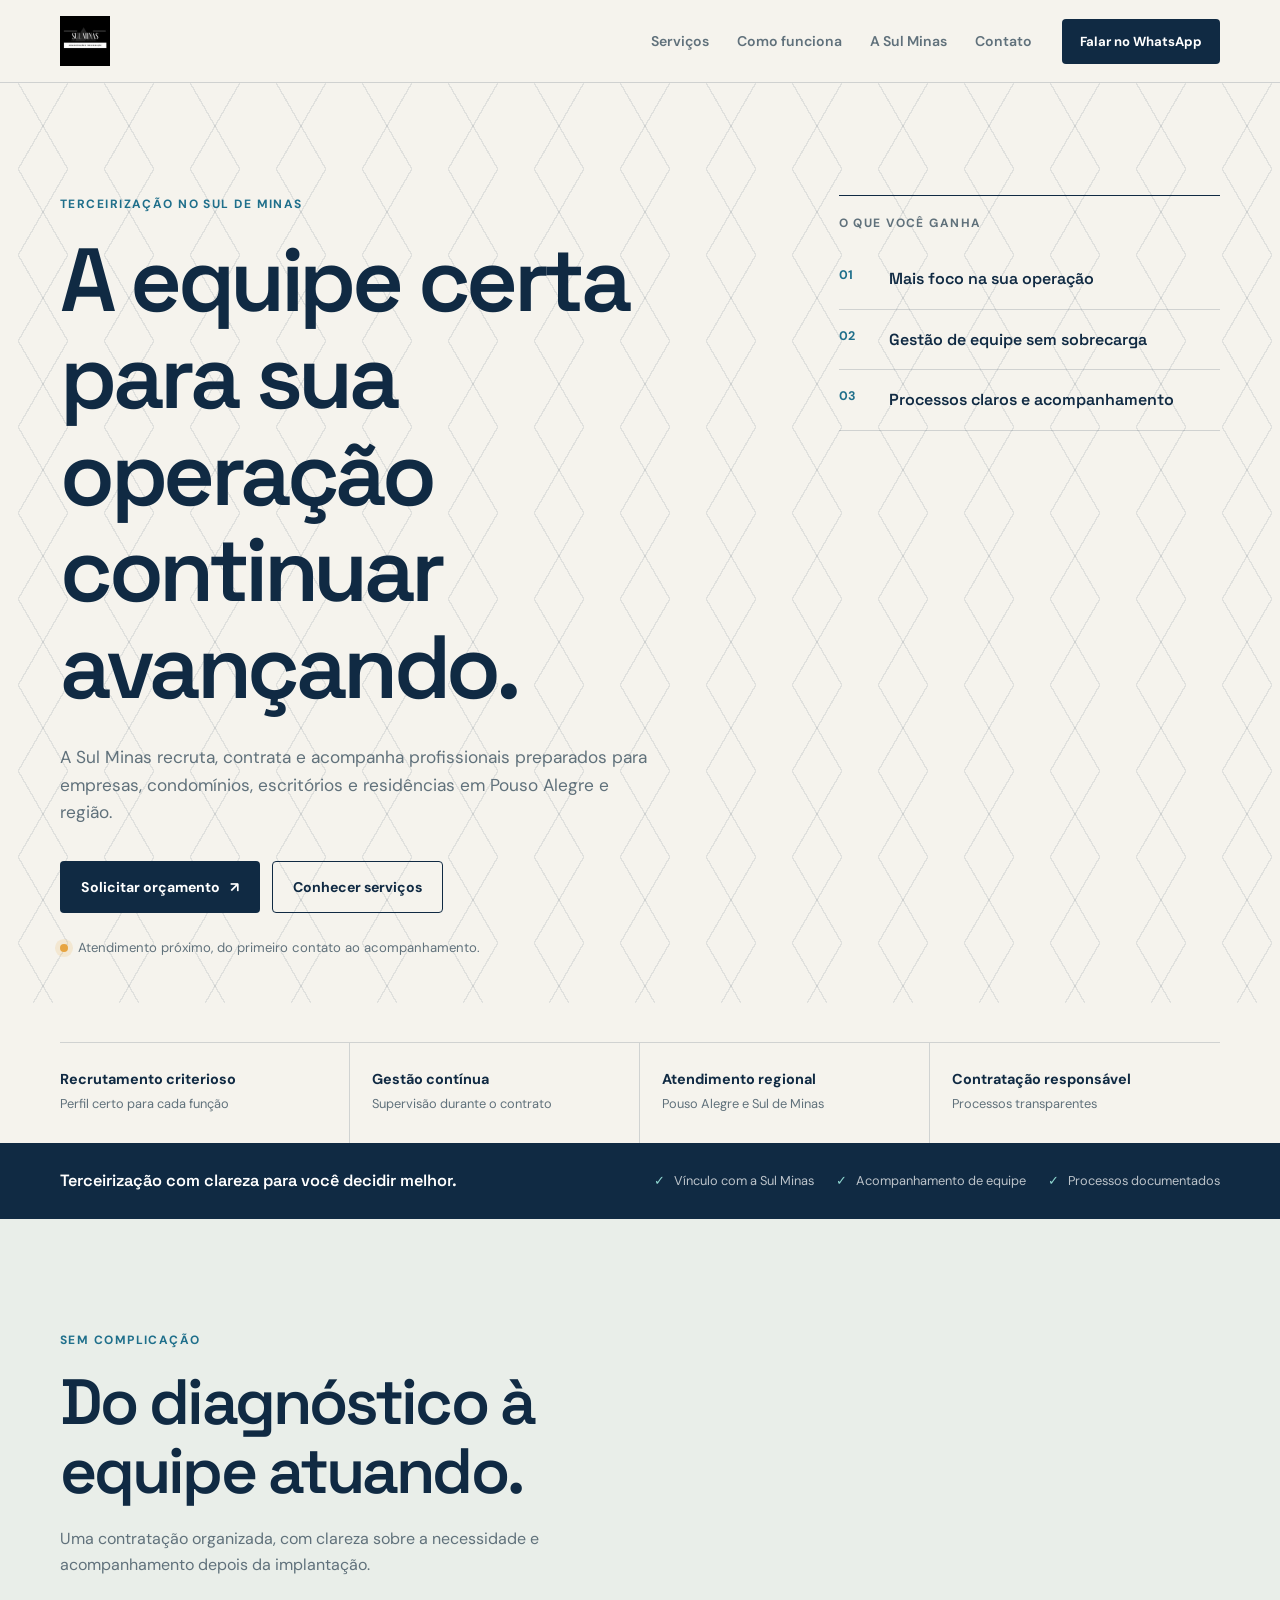
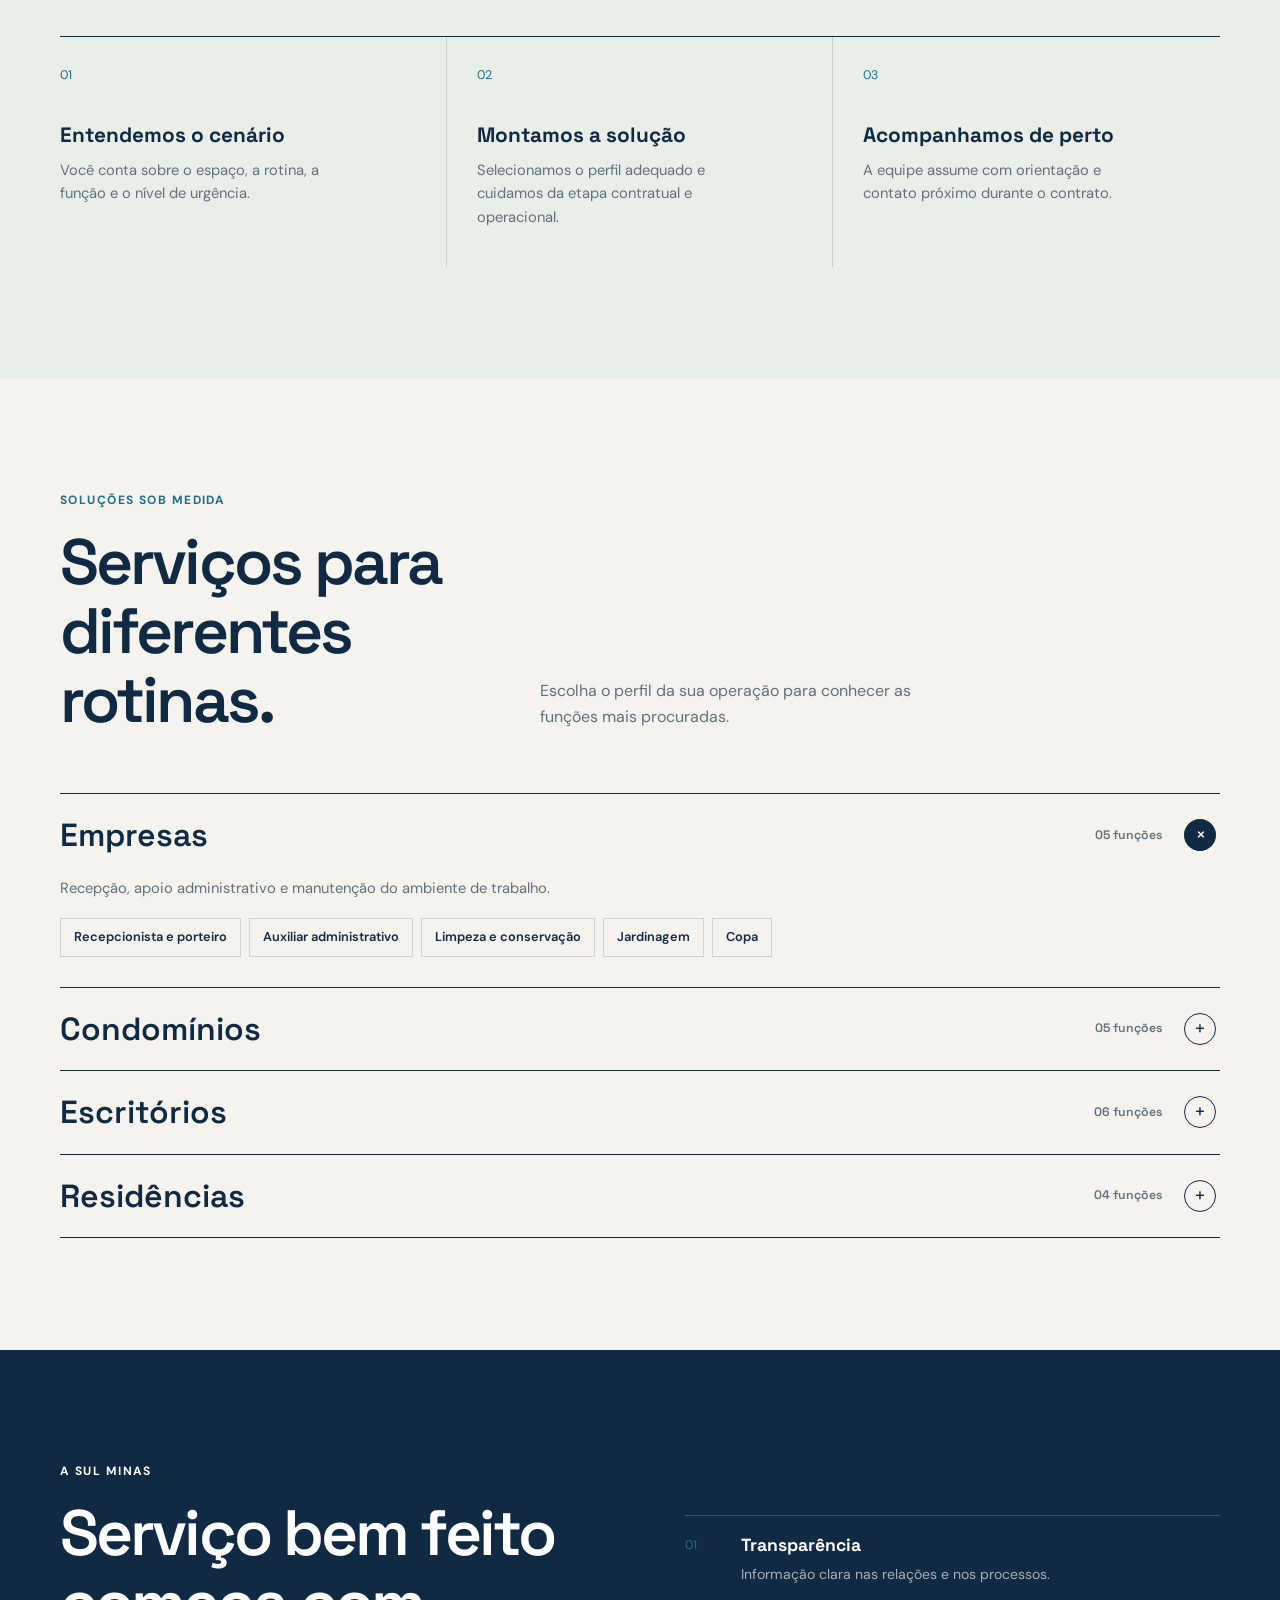
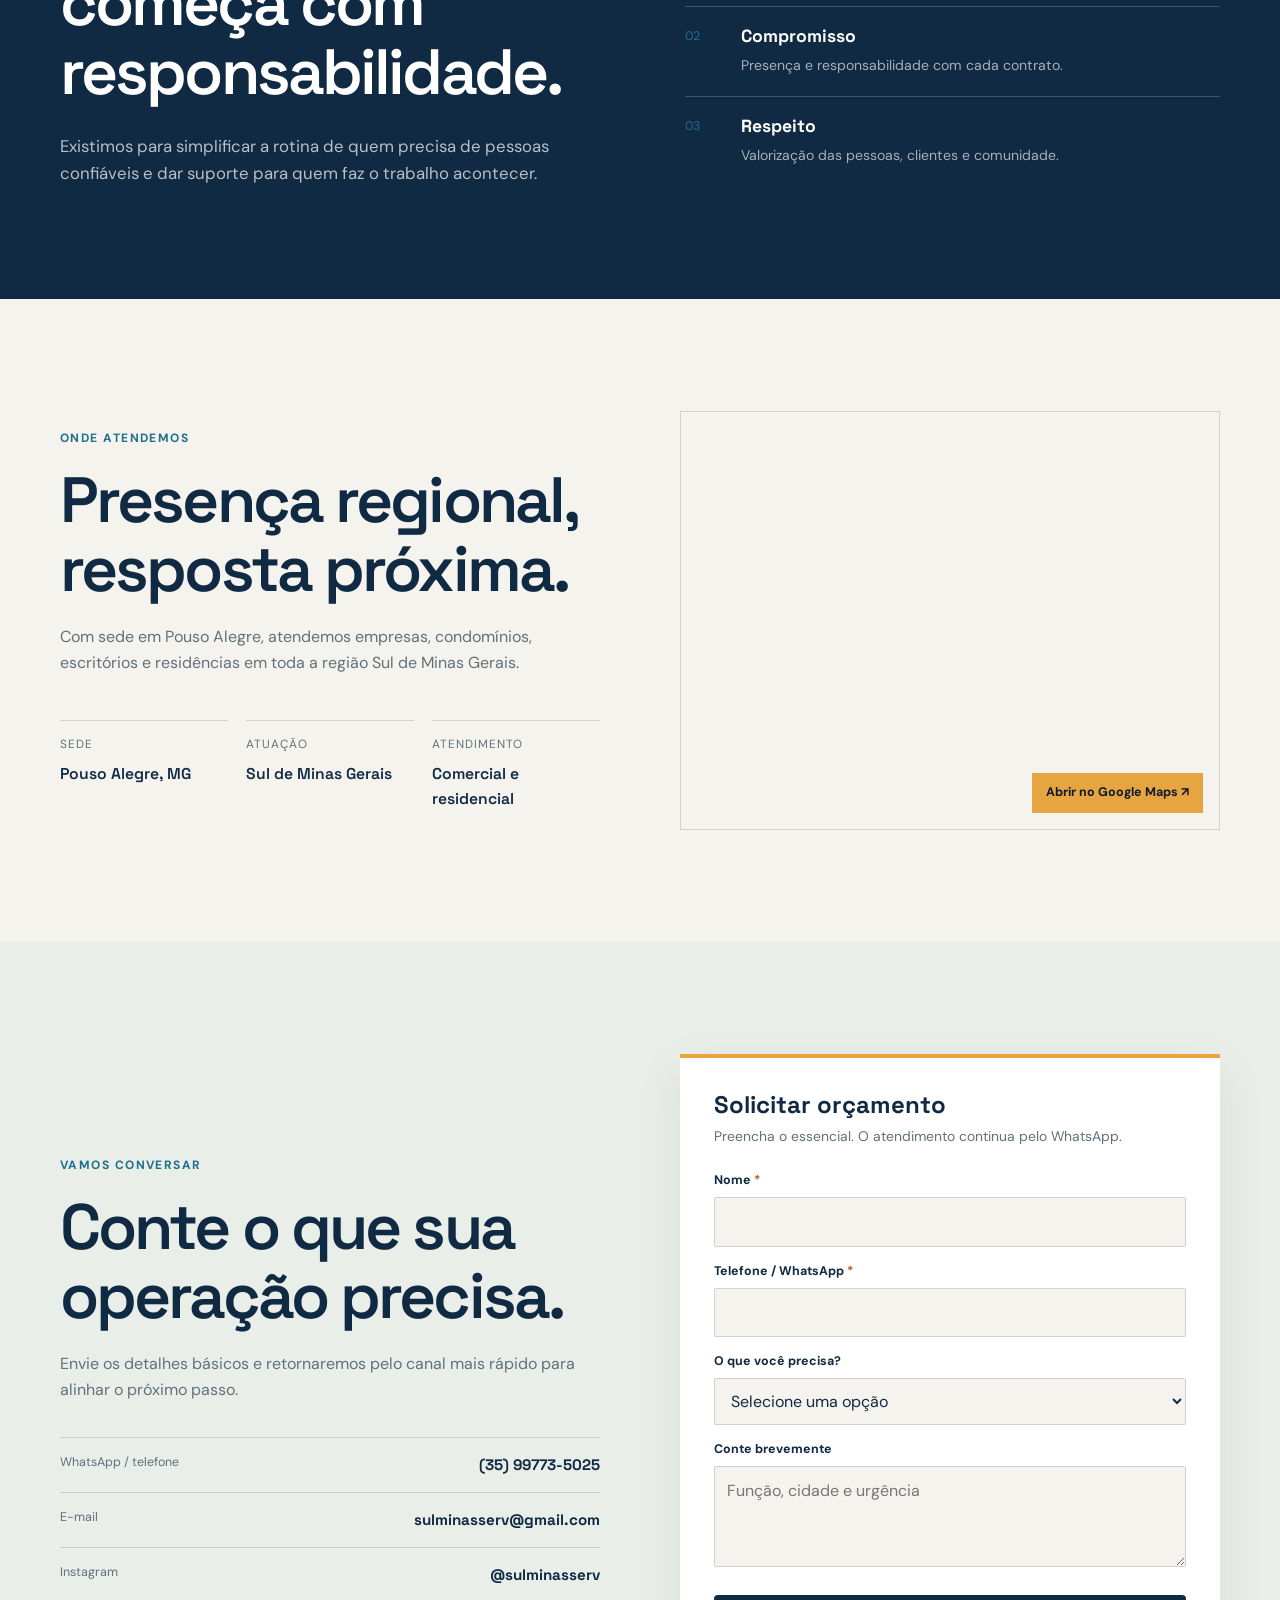
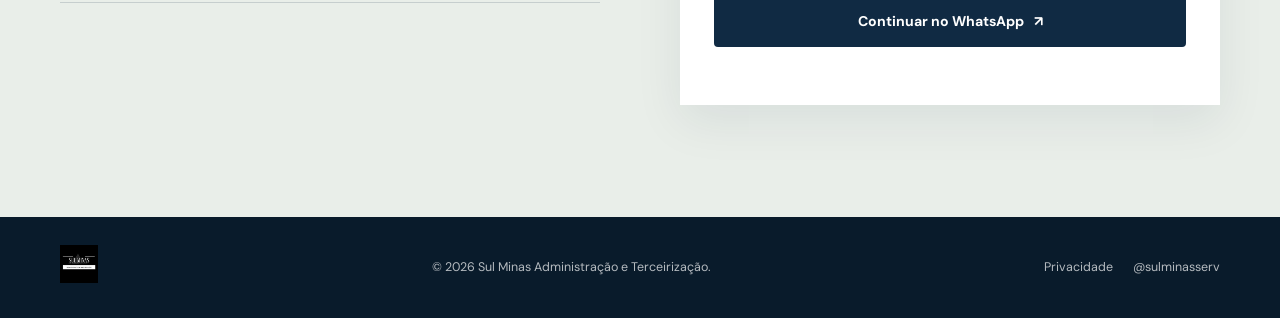
<file: index.html>
<!DOCTYPE html>
<html lang="pt-BR">
<head>
  <meta charset="UTF-8">
  <meta name="viewport" content="width=device-width, initial-scale=1.0">
  <meta name="description" content="Terceirização de serviços em Pouso Alegre e no Sul de Minas. Recrutamento, contratação e gestão de equipes para empresas, condomínios, escritórios e residências.">
  <meta name="theme-color" content="#102a43">
  <meta name="referrer" content="strict-origin-when-cross-origin">
  <link rel="canonical" href="https://www.sulminasserv.com.br/">
  <meta property="og:type" content="website">
  <meta property="og:locale" content="pt_BR">
  <meta property="og:title" content="Sul Minas | Terceirização de serviços no Sul de Minas">
  <meta property="og:description" content="Equipes preparadas, gestão próxima e contratação sem complicação para sua operação.">
  <meta property="og:url" content="https://www.sulminasserv.com.br/">
  <meta property="og:image" content="https://www.sulminasserv.com.br/assets/logo.png">
  <meta name="twitter:card" content="summary">
  <title>Sul Minas | Terceirização de serviços no Sul de Minas</title>
  <link rel="icon" href="assets/logo.png" type="image/png">
  <link rel="preconnect" href="https://fonts.googleapis.com">
  <link rel="preconnect" href="https://fonts.gstatic.com" crossorigin>
  <link href="https://fonts.googleapis.com/css2?family=DM+Sans:wght@400;500;600;700&family=Space+Grotesk:wght@500;600;700&display=swap" rel="stylesheet">
  <link rel="stylesheet" href="style.css">
  <script type="application/ld+json">
  {
    "@context": "https://schema.org",
    "@type": "ProfessionalService",
    "name": "Sul Minas Administração e Terceirização",
    "url": "https://www.sulminasserv.com.br/",
    "logo": "https://www.sulminasserv.com.br/assets/logo.png",
    "telephone": "+55 35 99773-5025",
    "email": "sulminasserv@gmail.com",
    "areaServed": "Sul de Minas Gerais",
    "address": {"@type": "PostalAddress", "addressLocality": "Pouso Alegre", "addressRegion": "MG", "addressCountry": "BR"},
    "sameAs": ["https://www.instagram.com/sulminasserv/"]
  }
  </script>
</head>
<body>
  <a class="skip-link" href="#conteudo">Ir para o conteúdo</a>
  <header class="site-header">
    <nav class="nav wrap" aria-label="Navegação principal">
      <a href="index.html" class="brand" aria-label="Sul Minas, início"><img src="assets/logo.png" alt="Sul Minas Administração e Terceirização" class="logo-img"></a>
      <div class="nav-links" id="nav-links">
        <a href="#servicos">Serviços</a><a href="#processo">Como funciona</a><a href="#institucional">A Sul Minas</a><a href="#contato">Contato</a>
      </div>
      <button class="menu-toggle" type="button" aria-label="Abrir menu" aria-expanded="false" aria-controls="nav-links"><span></span><span></span><span></span></button>
      <a href="https://wa.me/5535997735025?text=Ol%C3%A1%2C%20gostaria%20de%20solicitar%20um%20or%C3%A7amento%20de%20terceiriza%C3%A7%C3%A3o." class="nav-cta" target="_blank" rel="noopener noreferrer">Falar no WhatsApp</a>
    </nav>
  </header>

  <main id="conteudo">
    <section class="hero" aria-labelledby="hero-title">
      <div class="blueprint" aria-hidden="true"></div>
      <div class="wrap hero-grid">
        <div class="hero-copy"><p class="eyebrow">Terceirização no Sul de Minas</p><h1 id="hero-title">A equipe certa para sua operação continuar avançando.</h1><p class="lede">A Sul Minas recruta, contrata e acompanha profissionais preparados para empresas, condomínios, escritórios e residências em Pouso Alegre e região.</p><div class="hero-actions"><a href="#orcamento" class="btn btn-primary">Solicitar orçamento <span aria-hidden="true">↗</span></a><a href="#servicos" class="btn btn-secondary">Conhecer serviços</a></div><div class="hero-note"><span class="status-dot" aria-hidden="true"></span> Atendimento próximo, do primeiro contato ao acompanhamento.</div></div>
        <div class="hero-aside" aria-label="Diferenciais da Sul Minas"><div class="aside-label">O que você ganha</div><div class="aside-line"><strong>01</strong><span>Mais foco na sua operação</span></div><div class="aside-line"><strong>02</strong><span>Gestão de equipe sem sobrecarga</span></div><div class="aside-line"><strong>03</strong><span>Processos claros e acompanhamento</span></div></div>
      </div>
      <div class="wrap trust-grid" aria-label="Diferenciais"><div><strong>Recrutamento criterioso</strong><span>Perfil certo para cada função</span></div><div><strong>Gestão contínua</strong><span>Supervisão durante o contrato</span></div><div><strong>Atendimento regional</strong><span>Pouso Alegre e Sul de Minas</span></div><div><strong>Contratação responsável</strong><span>Processos transparentes</span></div></div>
    </section>

    <section class="compliance" aria-label="Compromissos operacionais"><div class="wrap compliance-inner"><p class="compliance-lead">Terceirização com clareza para você decidir melhor.</p><div class="compliance-list"><span><i aria-hidden="true">✓</i> Vínculo com a Sul Minas</span><span><i aria-hidden="true">✓</i> Acompanhamento de equipe</span><span><i aria-hidden="true">✓</i> Processos documentados</span></div></div></section>

    <section id="processo" class="section process-section" aria-labelledby="process-title"><div class="wrap"><div class="section-heading"><p class="eyebrow">Sem complicação</p><h2 id="process-title">Do diagnóstico à equipe atuando.</h2><p>Uma contratação organizada, com clareza sobre a necessidade e acompanhamento depois da implantação.</p></div><div class="process-grid"><article class="process-step"><span class="step-number">01</span><h3>Entendemos o cenário</h3><p>Você conta sobre o espaço, a rotina, a função e o nível de urgência.</p></article><article class="process-step"><span class="step-number">02</span><h3>Montamos a solução</h3><p>Selecionamos o perfil adequado e cuidamos da etapa contratual e operacional.</p></article><article class="process-step"><span class="step-number">03</span><h3>Acompanhamos de perto</h3><p>A equipe assume com orientação e contato próximo durante o contrato.</p></article></div></div></section>

    <section id="servicos" class="section services-section" aria-labelledby="services-title"><div class="wrap"><div class="section-heading split-heading"><div><p class="eyebrow">Soluções sob medida</p><h2 id="services-title">Serviços para diferentes rotinas.</h2></div><p>Escolha o perfil da sua operação para conhecer as funções mais procuradas.</p></div><div class="accordion" data-accordion>
      <div class="accordion-item is-open"><h3><button class="accordion-trigger" type="button" aria-expanded="true" aria-controls="panel-empresas"><span>Empresas</span><small>05 funções</small><b aria-hidden="true">+</b></button></h3><div class="accordion-panel" id="panel-empresas" role="region"><div class="accordion-body"><p>Recepção, apoio administrativo e manutenção do ambiente de trabalho.</p><ul class="tag-list"><li>Recepcionista e porteiro</li><li>Auxiliar administrativo</li><li>Limpeza e conservação</li><li>Jardinagem</li><li>Copa</li></ul></div></div></div>
      <div class="accordion-item"><h3><button class="accordion-trigger" type="button" aria-expanded="false" aria-controls="panel-condominios"><span>Condomínios</span><small>05 funções</small><b aria-hidden="true">+</b></button></h3><div class="accordion-panel" id="panel-condominios" role="region" hidden><div class="accordion-body"><p>Portaria, zeladoria e manutenção de áreas comuns.</p><ul class="tag-list"><li>Recepcionista e porteiro</li><li>Limpeza e conservação</li><li>Jardinagem</li><li>Eletricista</li><li>Zelador</li></ul></div></div></div>
      <div class="accordion-item"><h3><button class="accordion-trigger" type="button" aria-expanded="false" aria-controls="panel-escritorios"><span>Escritórios</span><small>06 funções</small><b aria-hidden="true">+</b></button></h3><div class="accordion-panel" id="panel-escritorios" role="region" hidden><div class="accordion-body"><p>Do atendimento na recepção à manutenção elétrica do espaço.</p><ul class="tag-list"><li>Recepcionista e porteiro</li><li>Auxiliar administrativo</li><li>Limpeza e conservação</li><li>Jardinagem</li><li>Eletricista</li><li>Copa</li></ul></div></div></div>
      <div class="accordion-item"><h3><button class="accordion-trigger" type="button" aria-expanded="false" aria-controls="panel-residencias"><span>Residências</span><small>04 funções</small><b aria-hidden="true">+</b></button></h3><div class="accordion-panel" id="panel-residencias" role="region" hidden><div class="accordion-body"><p>Reparos, manutenção e cuidado do espaço doméstico.</p><ul class="tag-list"><li>Pedreiro e pintor</li><li>Jardinagem</li><li>Eletricista</li><li>Limpeza</li></ul></div></div></div>
    </div></div></section>

    <section id="institucional" class="section institutional-section" aria-labelledby="institutional-title"><div class="wrap institutional-grid"><div><p class="eyebrow">A Sul Minas</p><h2 id="institutional-title">Serviço bem feito começa com responsabilidade.</h2><p class="institutional-lede">Existimos para simplificar a rotina de quem precisa de pessoas confiáveis e dar suporte para quem faz o trabalho acontecer.</p></div><div class="principles"><div><span>01</span><h3>Transparência</h3><p>Informação clara nas relações e nos processos.</p></div><div><span>02</span><h3>Compromisso</h3><p>Presença e responsabilidade com cada contrato.</p></div><div><span>03</span><h3>Respeito</h3><p>Valorização das pessoas, clientes e comunidade.</p></div></div></div></section>

    <section id="atendimento" class="section coverage-section" aria-labelledby="coverage-title"><div class="wrap coverage-grid"><div class="coverage-copy"><p class="eyebrow">Onde atendemos</p><h2 id="coverage-title">Presença regional, resposta próxima.</h2><p>Com sede em Pouso Alegre, atendemos empresas, condomínios, escritórios e residências em toda a região Sul de Minas Gerais.</p><dl class="coverage-facts"><div><dt>Sede</dt><dd>Pouso Alegre, MG</dd></div><div><dt>Atuação</dt><dd>Sul de Minas Gerais</dd></div><div><dt>Atendimento</dt><dd>Comercial e residencial</dd></div></dl></div><div class="coverage-visual"><iframe src="https://www.google.com/maps?q=Pouso+Alegre+-+MG&output=embed" loading="lazy" referrerpolicy="no-referrer-when-downgrade" title="Mapa de Pouso Alegre, sede da Sul Minas"></iframe><a class="map-cta" href="https://www.google.com/maps/search/?api=1&query=Pouso+Alegre+-+MG" target="_blank" rel="noopener noreferrer">Abrir no Google Maps ↗</a></div></div></section>

    <section id="contato" class="section contact-section" aria-labelledby="contact-title"><div class="wrap contact-grid"><div class="contact-copy"><p class="eyebrow">Vamos conversar</p><h2 id="contact-title">Conte o que sua operação precisa.</h2><p>Envie os detalhes básicos e retornaremos pelo canal mais rápido para alinhar o próximo passo.</p><div class="contact-methods"><a href="tel:+5535997735025"><span>WhatsApp / telefone</span><strong>(35) 99773-5025</strong></a><a href="mailto:sulminasserv@gmail.com"><span>E-mail</span><strong>sulminasserv@gmail.com</strong></a><a href="https://www.instagram.com/sulminasserv/" target="_blank" rel="noopener noreferrer"><span>Instagram</span><strong>@sulminasserv</strong></a></div></div><form class="quote-form" id="orcamento" novalidate><h3>Solicitar orçamento</h3><p>Preencha o essencial. O atendimento continua pelo WhatsApp.</p><label for="name">Nome <span>*</span></label><input id="name" name="name" autocomplete="name" maxlength="100" required><label for="phone">Telefone / WhatsApp <span>*</span></label><input id="phone" name="phone" type="tel" autocomplete="tel" maxlength="25" required><label for="service">O que você precisa?</label><select id="service" name="service"><option value="">Selecione uma opção</option><option>Equipe para empresa</option><option>Serviço para condomínio</option><option>Apoio para escritório</option><option>Serviço residencial</option><option>Outra necessidade</option></select><label for="message">Conte brevemente</label><textarea id="message" name="message" rows="3" maxlength="500" placeholder="Função, cidade e urgência"></textarea><button class="btn btn-primary" type="submit">Continuar no WhatsApp <span aria-hidden="true">↗</span></button><p class="form-feedback" role="status" aria-live="polite"></p></form></div></section>
  </main>

  <footer class="site-footer"><div class="wrap footer-inner"><a href="index.html" aria-label="Sul Minas, início"><img src="assets/logo.png" alt="Sul Minas" class="footer-logo-img"></a><p>© 2026 Sul Minas Administração e Terceirização.</p><div><a href="privacy.html">Privacidade</a><a href="https://www.instagram.com/sulminasserv/" target="_blank" rel="noopener noreferrer">@sulminasserv</a></div></div></footer>
  <script src="script.js"></script>
</body>
</html>
</file>
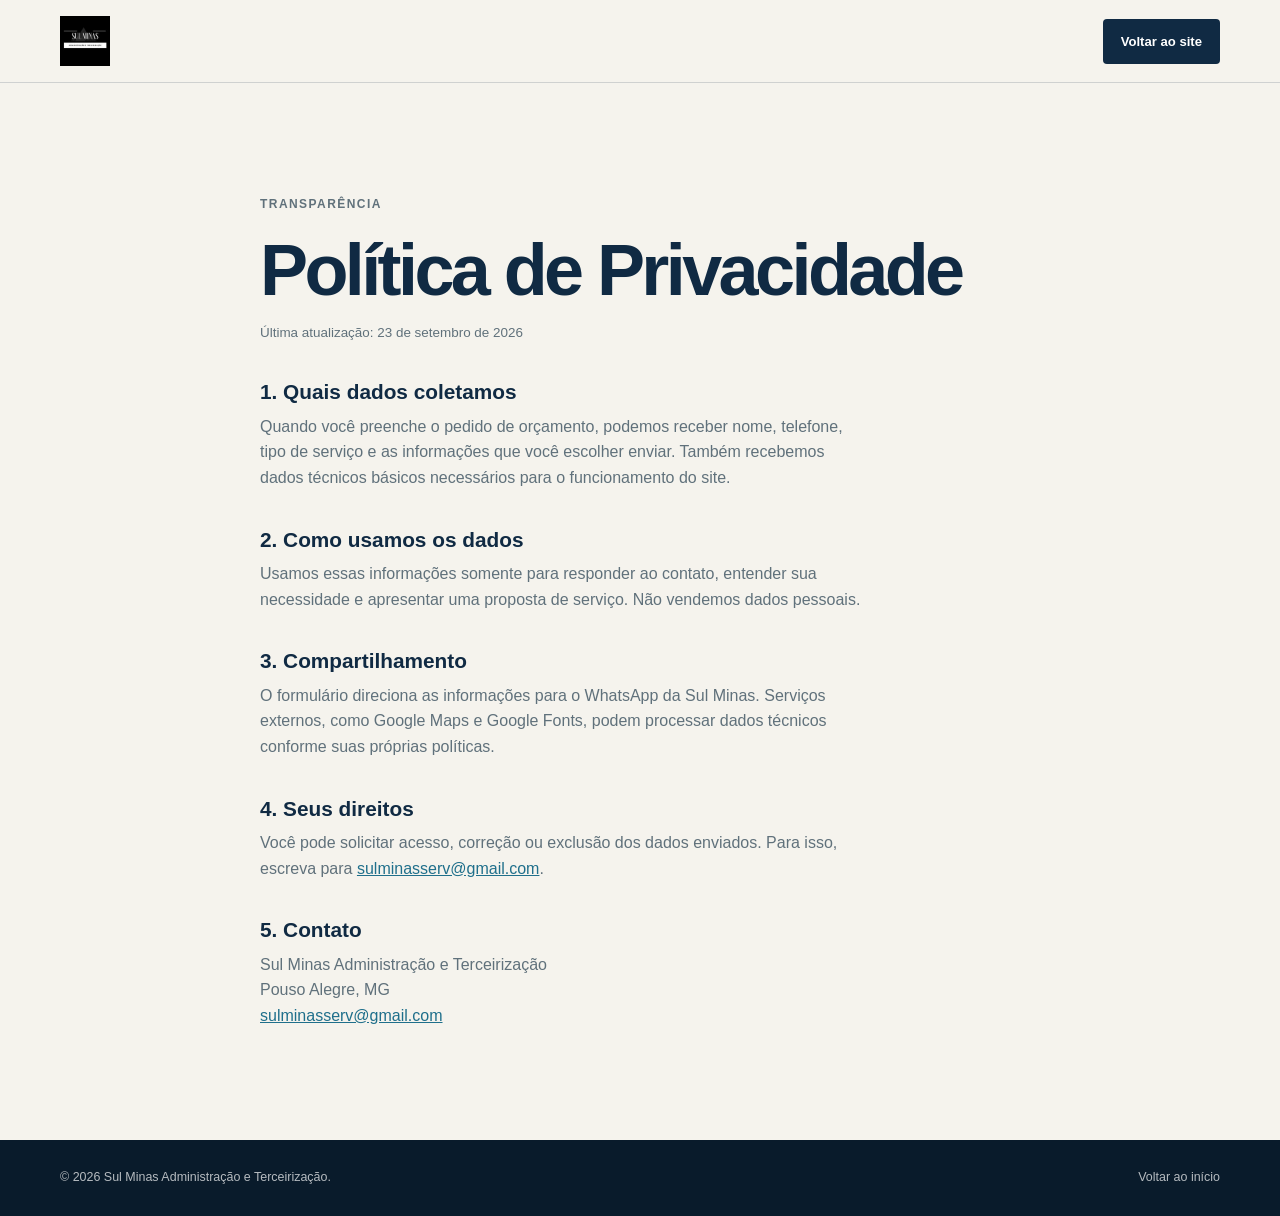
<file: privacy.html>
<!DOCTYPE html>
<html lang="pt-BR">
<head>
  <meta charset="UTF-8">
  <meta name="viewport" content="width=device-width, initial-scale=1.0">
  <meta name="description" content="Política de privacidade da Sul Minas Administração e Terceirização.">
  <title>Política de Privacidade | Sul Minas</title>
  <link rel="icon" href="assets/logo.png" type="image/png">
  <link rel="stylesheet" href="style.css">
</head>
<body>
  <header class="site-header"><nav class="nav wrap" aria-label="Navegação principal"><a href="index.html" class="brand" aria-label="Sul Minas, início"><img src="assets/logo.png" alt="Sul Minas Administração e Terceirização" class="logo-img"></a><a href="index.html" class="nav-cta">Voltar ao site</a></nav></header>
  <main class="section"><div class="wrap legal-page"><p class="eyebrow">Transparência</p><h1>Política de Privacidade</h1><p class="legal-updated">Última atualização: 23 de setembro de 2026</p><h2>1. Quais dados coletamos</h2><p>Quando você preenche o pedido de orçamento, podemos receber nome, telefone, tipo de serviço e as informações que você escolher enviar. Também recebemos dados técnicos básicos necessários para o funcionamento do site.</p><h2>2. Como usamos os dados</h2><p>Usamos essas informações somente para responder ao contato, entender sua necessidade e apresentar uma proposta de serviço. Não vendemos dados pessoais.</p><h2>3. Compartilhamento</h2><p>O formulário direciona as informações para o WhatsApp da Sul Minas. Serviços externos, como Google Maps e Google Fonts, podem processar dados técnicos conforme suas próprias políticas.</p><h2>4. Seus direitos</h2><p>Você pode solicitar acesso, correção ou exclusão dos dados enviados. Para isso, escreva para <a href="mailto:sulminasserv@gmail.com">sulminasserv@gmail.com</a>.</p><h2>5. Contato</h2><p>Sul Minas Administração e Terceirização<br>Pouso Alegre, MG<br><a href="mailto:sulminasserv@gmail.com">sulminasserv@gmail.com</a></p></div></main>
  <footer class="site-footer"><div class="wrap footer-inner"><p>© 2026 Sul Minas Administração e Terceirização.</p><a href="index.html">Voltar ao início</a></div></footer>
</body>
</html>
</file>
<file: style.css>
:root {
  --ink: #102a43;
  --ink-deep: #091b2b;
  --blue: #1f6f8b;
  --aqua: #8ed6d0;
  --signal: #e7a542;
  --paper: #f5f3ed;
  --mist: #e9eee9;
  --muted: #60717b;
  --line: rgba(16, 42, 67, .16);
  --white: #fff;
  --radius: 4px;
}

* { box-sizing: border-box; margin: 0; padding: 0; }
html { scroll-behavior: smooth; }
body { background: var(--paper); color: var(--ink); font-family: 'DM Sans', sans-serif; line-height: 1.6; -webkit-font-smoothing: antialiased; }
h1, h2, h3 { font-family: 'Space Grotesk', sans-serif; line-height: 1.08; letter-spacing: 0; }
a { color: inherit; text-decoration: none; }
button, input, select, textarea { font: inherit; }
button, a { -webkit-tap-highlight-color: transparent; }
.wrap { width: min(1160px, calc(100% - 64px)); margin-inline: auto; }
.skip-link { position: fixed; top: -100px; left: 16px; z-index: 100; background: var(--signal); color: var(--ink-deep); padding: 10px 16px; font-weight: 700; }
.skip-link:focus { top: 16px; }

.site-header { position: sticky; top: 0; z-index: 20; background: rgba(245, 243, 237, .94); border-bottom: 1px solid var(--line); backdrop-filter: blur(12px); }
.nav { min-height: 82px; display: flex; align-items: center; gap: 30px; }
.brand { display: block; margin-right: auto; }
.logo-img { width: 50px; height: 50px; object-fit: contain; display: block; }
.nav-links { display: flex; align-items: center; gap: 28px; color: var(--muted); font-size: .88rem; font-weight: 600; }
.nav-links a { transition: color .2s ease; }
.nav-links a:hover { color: var(--ink); }
.nav-cta, .btn { display: inline-flex; align-items: center; justify-content: center; gap: 10px; border-radius: var(--radius); font-weight: 700; transition: background .2s ease, color .2s ease, transform .2s ease; }
.nav-cta { background: var(--ink); color: var(--white); padding: 12px 18px; font-size: .82rem; }
.nav-cta:hover, .btn-primary:hover { background: var(--blue); transform: translateY(-2px); }
.menu-toggle { display: none; border: 0; background: transparent; width: 40px; height: 40px; padding: 8px; cursor: pointer; }
.menu-toggle span { display: block; height: 2px; margin: 5px 0; background: var(--ink); transition: transform .2s ease, opacity .2s ease; }
.menu-toggle.is-open span:first-child { transform: translateY(7px) rotate(45deg); }
.menu-toggle.is-open span:nth-child(2) { opacity: 0; }
.menu-toggle.is-open span:last-child { transform: translateY(-7px) rotate(-45deg); }

.hero { position: relative; overflow: hidden; padding: 112px 0 0; background: var(--paper); }
.blueprint { position: absolute; inset: 0 0 140px; pointer-events: none; opacity: .58; background-image: linear-gradient(60deg, transparent 49.4%, var(--line) 49.4%, var(--line) 50.6%, transparent 50.6%), linear-gradient(120deg, transparent 49.4%, var(--line) 49.4%, var(--line) 50.6%, transparent 50.6%); background-size: 86px 86px; }
.hero-grid { position: relative; display: grid; grid-template-columns: minmax(0, 1.3fr) minmax(260px, .7fr); gap: 70px; align-items: end; }
.hero-copy { max-width: 760px; }
.eyebrow { color: var(--blue); font-size: .75rem; font-weight: 700; letter-spacing: .12em; text-transform: uppercase; margin-bottom: 18px; }
.hero h1 { max-width: 12ch; font-size: clamp(3rem, 7vw, 6.2rem); font-weight: 600; letter-spacing: -.05em; }
.lede { max-width: 600px; color: var(--muted); font-size: 1.08rem; margin: 28px 0 34px; }
.hero-actions { display: flex; flex-wrap: wrap; gap: 12px; }
.btn { padding: 14px 20px; font-size: .88rem; border: 1px solid transparent; cursor: pointer; }
.btn-primary { background: var(--ink); color: var(--white); }
.btn-secondary { border-color: var(--ink); color: var(--ink); }
.btn-secondary:hover { background: var(--ink); color: var(--white); }
.hero-note { display: flex; align-items: center; gap: 10px; margin-top: 24px; color: var(--muted); font-size: .82rem; }
.status-dot { width: 8px; height: 8px; border-radius: 50%; background: var(--signal); box-shadow: 0 0 0 5px rgba(231, 165, 66, .16); }
.hero-aside { align-self: stretch; border-top: 1px solid var(--ink); padding-top: 18px; margin-bottom: 18px; }
.aside-label { color: var(--muted); font-size: .75rem; font-weight: 700; letter-spacing: .12em; text-transform: uppercase; margin-bottom: 16px; }
.aside-line { display: grid; grid-template-columns: 38px 1fr; gap: 12px; padding: 17px 0; border-bottom: 1px solid var(--line); }
.aside-line strong, .step-number, .principles span { color: var(--blue); font-size: .78rem; }
.aside-line span { font-family: 'Space Grotesk', sans-serif; font-weight: 600; }
.trust-grid { position: relative; display: grid; grid-template-columns: repeat(4, 1fr); border-top: 1px solid var(--line); margin-top: 84px; }
.trust-grid div { padding: 25px 22px 28px 0; border-right: 1px solid var(--line); }
.trust-grid div:not(:first-child) { padding-left: 22px; }
.trust-grid div:last-child { border: 0; }
.trust-grid strong, .trust-grid span { display: block; }
.trust-grid strong { font-size: .9rem; }
.trust-grid span { color: var(--muted); font-size: .8rem; margin-top: 3px; }

.compliance { background: var(--ink); color: var(--white); padding: 25px 0; }
.compliance-inner { display: flex; align-items: center; justify-content: space-between; gap: 24px; }
.compliance-lead { font-family: 'Space Grotesk', sans-serif; font-size: 1.02rem; font-weight: 600; }
.compliance-list { display: flex; flex-wrap: wrap; gap: 22px; color: rgba(255, 255, 255, .72); font-size: .8rem; }
.compliance-list i { color: var(--aqua); font-style: normal; margin-right: 6px; }

.section { padding: 112px 0; }
.section-heading { max-width: 650px; margin-bottom: 58px; }
.section-heading h2, .institutional-section h2, .coverage-copy h2, .contact-copy h2 { max-width: 15ch; font-size: clamp(2.3rem, 5vw, 4.3rem); font-weight: 600; letter-spacing: -.045em; }
.section-heading > p:last-child, .coverage-copy > p:not(.eyebrow), .contact-copy > p:not(.eyebrow) { max-width: 54ch; color: var(--muted); margin-top: 20px; }
.split-heading { display: grid; grid-template-columns: 1fr 1fr; gap: 60px; align-items: end; max-width: 900px; }
.split-heading > p { color: var(--muted); padding-bottom: 6px; }
.process-section { background: var(--mist); }
.process-grid { display: grid; grid-template-columns: repeat(3, 1fr); gap: 0; border-top: 1px solid var(--ink); }
.process-step { min-height: 230px; padding: 24px 30px 30px 0; border-right: 1px solid var(--line); }
.process-step + .process-step { padding-left: 30px; }
.process-step:last-child { border: 0; }
.process-step h3 { font-size: 1.3rem; margin: 38px 0 12px; }
.process-step p { max-width: 28ch; color: var(--muted); font-size: .92rem; }

.accordion { border-top: 1px solid var(--ink); }
.accordion-item { border-bottom: 1px solid var(--ink); }
.accordion-trigger { width: 100%; display: grid; grid-template-columns: 1fr auto 36px; gap: 22px; align-items: center; padding: 24px 0; border: 0; background: transparent; color: var(--ink); text-align: left; cursor: pointer; }
.accordion-trigger span { font-family: 'Space Grotesk', sans-serif; font-size: clamp(1.3rem, 3vw, 2rem); font-weight: 600; }
.accordion-trigger small { color: var(--muted); font-size: .77rem; font-weight: 600; }
.accordion-trigger b { display: grid; place-items: center; width: 32px; height: 32px; border: 1px solid var(--ink); border-radius: 50%; font-size: 1.2rem; font-weight: 400; }
.accordion-item.is-open .accordion-trigger b { background: var(--ink); color: var(--white); transform: rotate(45deg); }
.accordion-panel { max-height: 400px; overflow: hidden; transition: max-height .35s ease; }
.accordion-panel[hidden] { display: block; max-height: 0; }
.accordion-body { padding: 0 58px 30px 0; }
.accordion-body p { color: var(--muted); font-size: .92rem; margin-bottom: 18px; }
.tag-list { display: flex; flex-wrap: wrap; gap: 8px; list-style: none; }
.tag-list li { border: 1px solid var(--line); padding: 8px 13px; font-size: .8rem; font-weight: 600; }

.institutional-section { background: var(--ink); color: var(--white); }
.institutional-grid { display: grid; grid-template-columns: 1fr 1fr; gap: 90px; }
.institutional-section .eyebrow, .institutional-section h2 { color: var(--white); }
.institutional-lede { max-width: 42ch; color: rgba(255, 255, 255, .7); font-size: 1.05rem; margin-top: 26px; }
.principles { display: grid; grid-template-columns: 1fr; gap: 0; align-self: end; }
.principles > div { display: grid; grid-template-columns: 42px 1fr; gap: 14px; padding: 20px 0; border-top: 1px solid rgba(255, 255, 255, .2); }
.principles h3 { font-size: 1.1rem; }
.principles p { grid-column: 2; color: rgba(255, 255, 255, .63); font-size: .88rem; margin-top: -7px; }

.coverage-grid, .contact-grid { display: grid; grid-template-columns: 1fr 1fr; gap: 80px; align-items: center; }
.coverage-facts { display: grid; grid-template-columns: repeat(3, 1fr); gap: 18px; margin-top: 44px; }
.coverage-facts div { padding-top: 14px; border-top: 1px solid var(--line); }
.coverage-facts dt { color: var(--muted); font-size: .74rem; text-transform: uppercase; letter-spacing: .08em; }
.coverage-facts dd { font-family: 'Space Grotesk', sans-serif; font-size: .98rem; font-weight: 600; margin-top: 8px; }
.coverage-visual { position: relative; min-height: 410px; border: 1px solid var(--line); overflow: hidden; }
.coverage-visual iframe { width: 100%; height: 100%; min-height: 410px; border: 0; filter: grayscale(100%) contrast(1.05); }
.map-cta { position: absolute; right: 16px; bottom: 16px; background: var(--signal); color: var(--ink-deep); padding: 10px 14px; font-size: .78rem; font-weight: 700; }

.contact-section { background: var(--mist); }
.contact-methods { margin-top: 34px; border-top: 1px solid var(--line); }
.contact-methods a { display: flex; justify-content: space-between; gap: 20px; padding: 15px 0; border-bottom: 1px solid var(--line); }
.contact-methods span { color: var(--muted); font-size: .78rem; }
.contact-methods strong { font-family: 'Space Grotesk', sans-serif; font-size: .95rem; }
.quote-form { background: var(--white); padding: 34px; border-top: 4px solid var(--signal); box-shadow: 0 16px 45px rgba(16, 42, 67, .08); }
.quote-form h3 { font-size: 1.5rem; }
.quote-form > p { color: var(--muted); font-size: .87rem; margin: 7px 0 24px; }
.quote-form label { display: block; color: var(--ink); font-size: .78rem; font-weight: 700; margin: 15px 0 6px; }
.quote-form label span { color: #ad5b1a; }
.quote-form input, .quote-form select, .quote-form textarea { width: 100%; border: 1px solid var(--line); border-radius: 2px; background: var(--paper); color: var(--ink); padding: 11px 12px; outline: none; }
.quote-form textarea { resize: vertical; }
.quote-form input:focus, .quote-form select:focus, .quote-form textarea:focus { border-color: var(--blue); box-shadow: 0 0 0 3px rgba(31, 111, 139, .14); }
.quote-form .btn { width: 100%; margin-top: 20px; }
.form-feedback { color: #ad5b1a; font-size: .8rem; margin-top: 10px; }

.site-footer { background: var(--ink-deep); color: rgba(255, 255, 255, .7); padding: 28px 0; font-size: .78rem; }
.footer-inner { display: flex; align-items: center; justify-content: space-between; gap: 20px; }
.footer-logo-img { width: 38px; height: 38px; object-fit: contain; }
.footer-inner > div { display: flex; gap: 20px; }
.footer-inner a:hover { color: var(--white); }
.legal-page { max-width: 760px; }
.legal-page h1 { font-size: clamp(2.5rem, 6vw, 4.5rem); letter-spacing: -.05em; margin-bottom: 12px; }
.legal-page h2 { font-size: 1.3rem; margin: 38px 0 10px; }
.legal-page p { color: var(--muted); max-width: 68ch; }
.legal-page a { color: var(--blue); text-decoration: underline; }
.legal-updated { font-size: .84rem; }

a:focus-visible, button:focus-visible, input:focus-visible, select:focus-visible, textarea:focus-visible { outline: 3px solid var(--signal); outline-offset: 3px; }
@media (max-width: 860px) {
  .wrap { width: min(100% - 40px, 680px); }
  .nav { min-height: 72px; gap: 12px; }
  .menu-toggle { display: block; order: 2; }
  .nav-cta { order: 3; padding: 10px 12px; font-size: .74rem; }
  .nav-links { display: none; position: absolute; top: 72px; left: 0; right: 0; padding: 8px 20px 18px; flex-direction: column; align-items: stretch; gap: 0; background: var(--paper); border-bottom: 1px solid var(--line); box-shadow: 0 14px 25px rgba(16, 42, 67, .08); }
  .nav-links.is-open { display: flex; }
  .nav-links a { padding: 13px 0; border-bottom: 1px solid var(--line); }
  .hero { padding-top: 72px; }
  .hero-grid, .institutional-grid, .coverage-grid, .contact-grid { grid-template-columns: 1fr; gap: 46px; }
  .hero-aside { max-width: 520px; margin-bottom: 0; }
  .trust-grid { grid-template-columns: 1fr 1fr; margin-top: 58px; }
  .trust-grid div:nth-child(2n) { border-right: 0; }
  .trust-grid div:nth-child(3), .trust-grid div:nth-child(4) { border-top: 1px solid var(--line); }
  .compliance-inner { align-items: flex-start; flex-direction: column; }
  .process-grid { grid-template-columns: 1fr; }
  .process-step, .process-step + .process-step { min-height: 0; padding: 24px 0; border-right: 0; border-bottom: 1px solid var(--line); }
  .process-step:last-child { border-bottom: 0; }
  .split-heading { grid-template-columns: 1fr; gap: 0; }
  .coverage-facts { margin-top: 28px; }
  .coverage-visual, .coverage-visual iframe { min-height: 330px; }
  .section { padding: 78px 0; }
}
@media (max-width: 520px) {
  .wrap { width: min(100% - 32px, 480px); }
  .logo-img { width: 42px; height: 42px; }
  .nav-cta { max-width: 154px; overflow: hidden; text-overflow: ellipsis; white-space: nowrap; }
  .hero h1 { font-size: clamp(2.7rem, 13vw, 4.3rem); }
  .trust-grid, .coverage-facts { grid-template-columns: 1fr; }
  .trust-grid div, .trust-grid div:not(:first-child) { padding: 16px 0; border-right: 0; border-top: 1px solid var(--line); }
  .trust-grid div:first-child { border-top: 0; }
  .coverage-facts div { display: flex; justify-content: space-between; gap: 20px; }
  .coverage-facts dd { text-align: right; margin-top: 0; }
  .contact-methods a { align-items: flex-start; flex-direction: column; gap: 3px; }
  .quote-form { padding: 24px 18px; }
  .footer-inner { align-items: flex-start; flex-wrap: wrap; }
  .footer-inner p { width: calc(100% - 60px); }
  .footer-inner > div { width: 100%; padding-top: 12px; border-top: 1px solid rgba(255, 255, 255, .14); }
}
@media (prefers-reduced-motion: reduce) { html { scroll-behavior: auto; } *, *::before, *::after { transition-duration: .01ms !important; animation-duration: .01ms !important; } }
</file>
